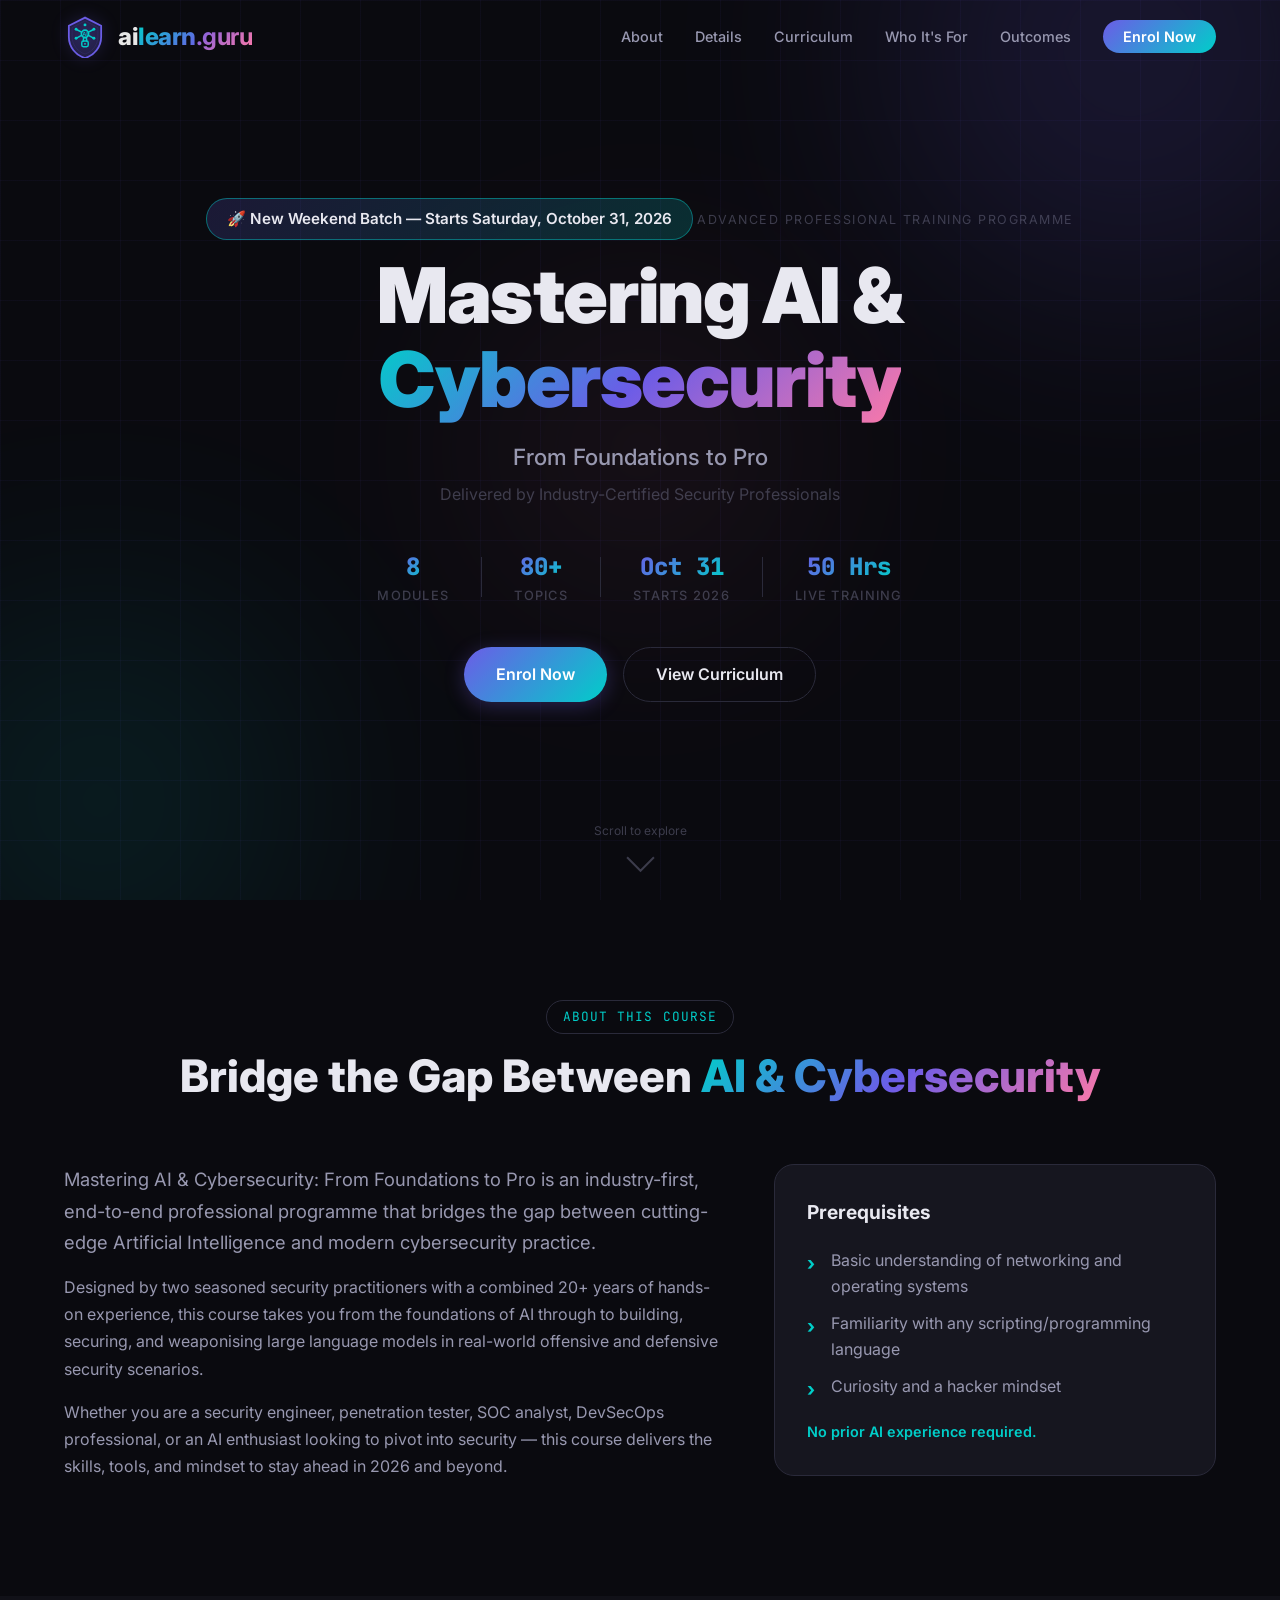
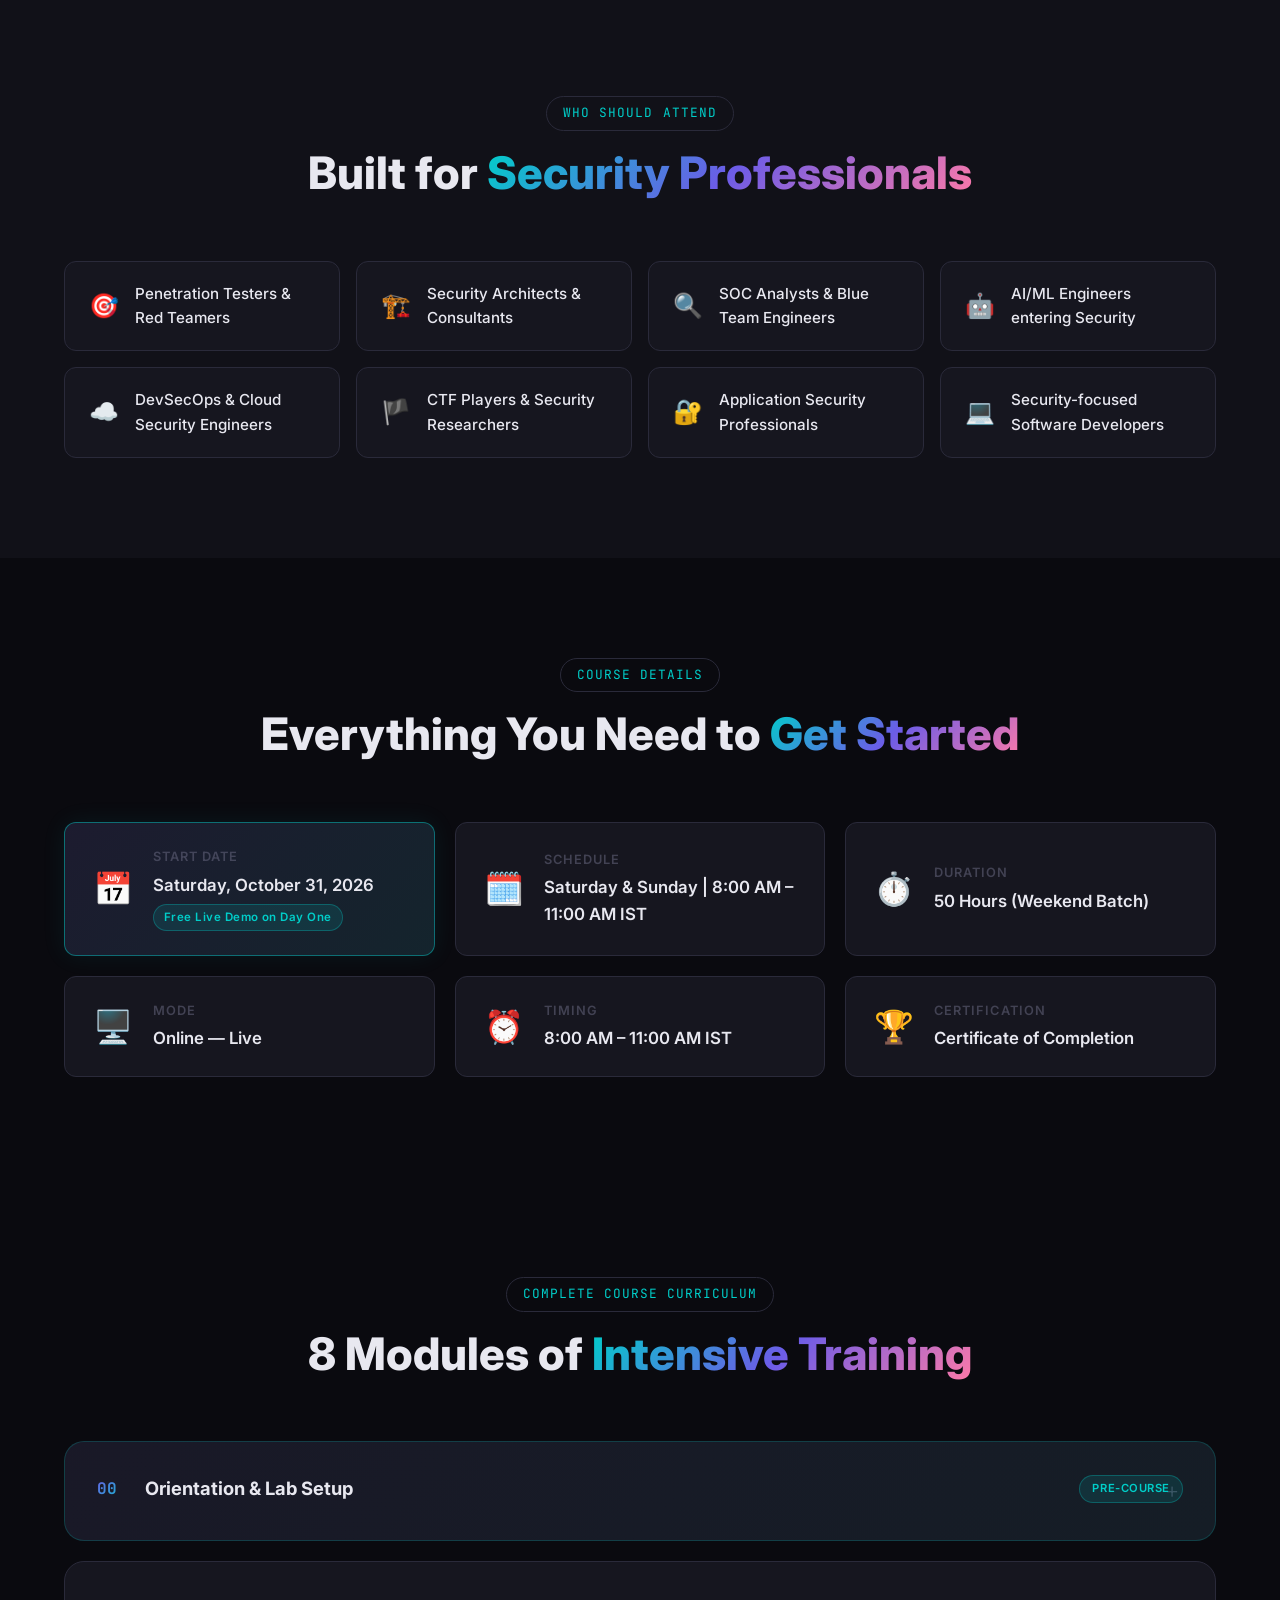
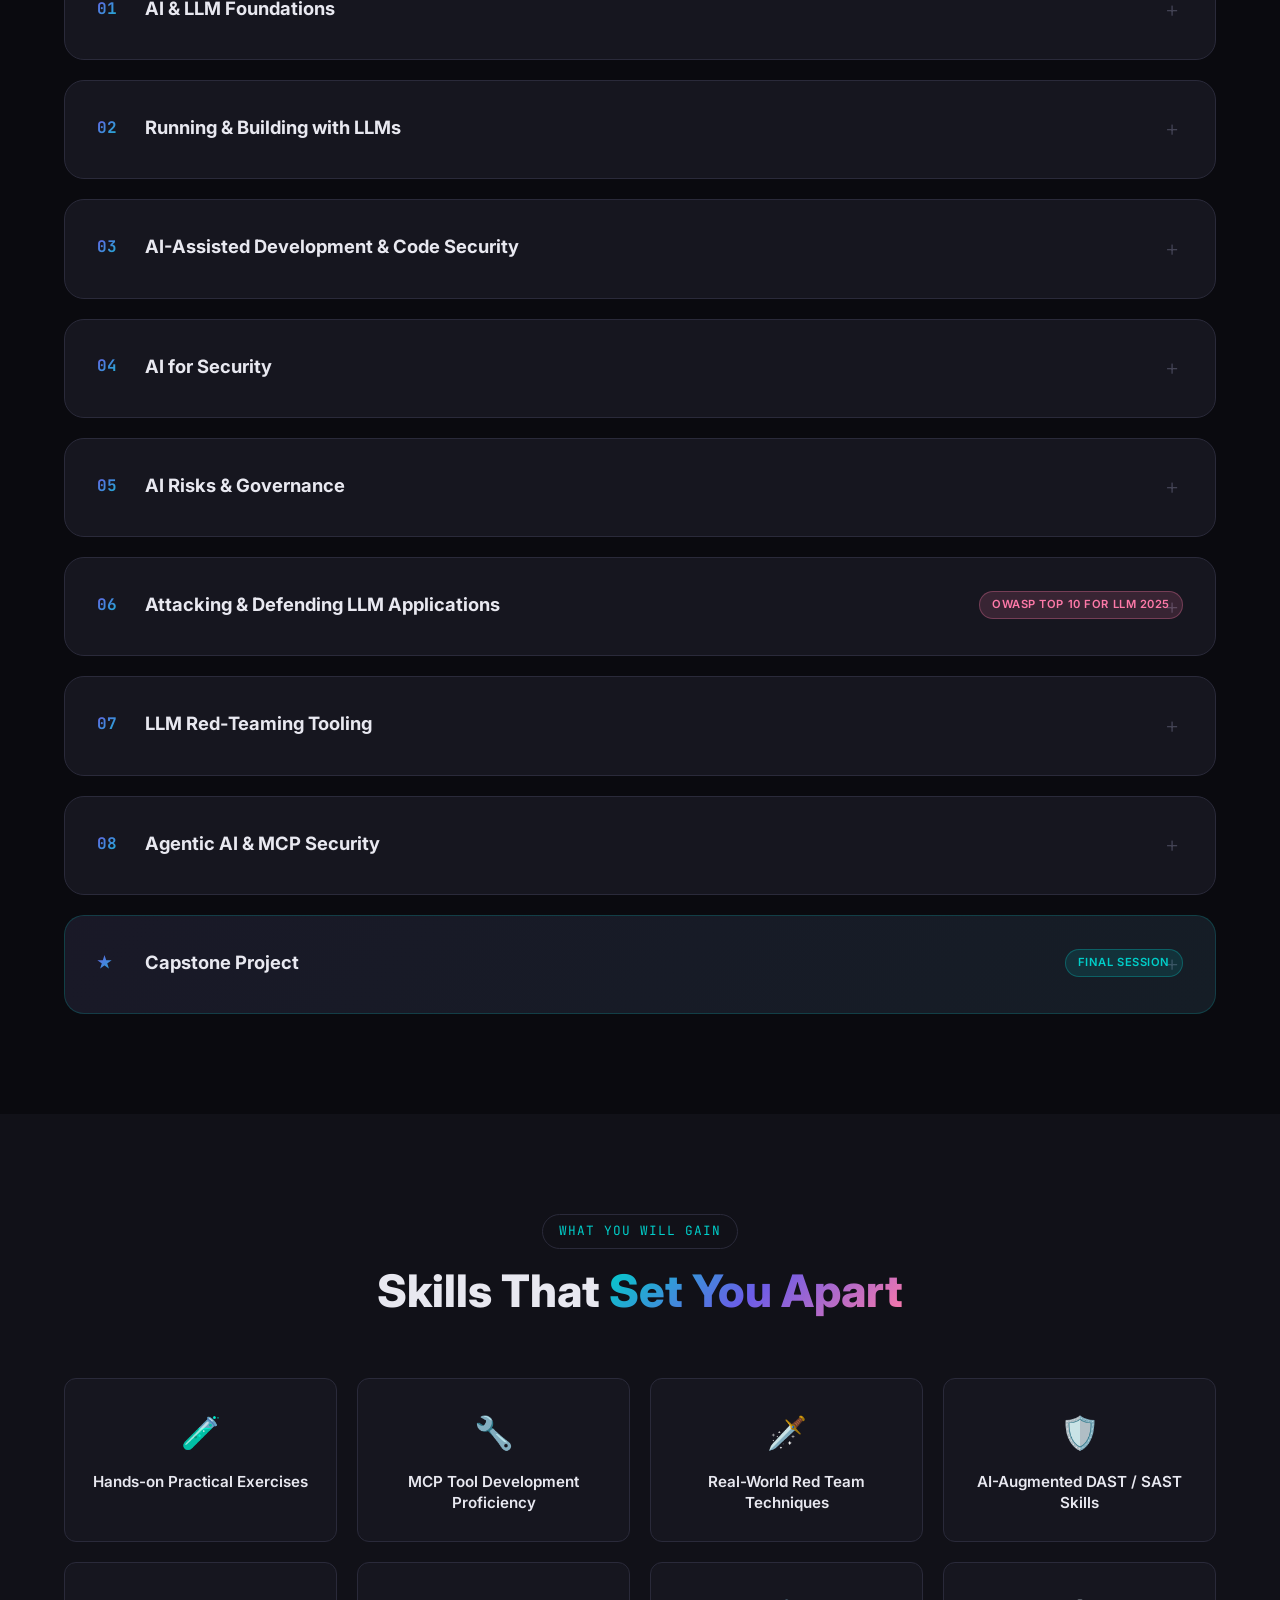
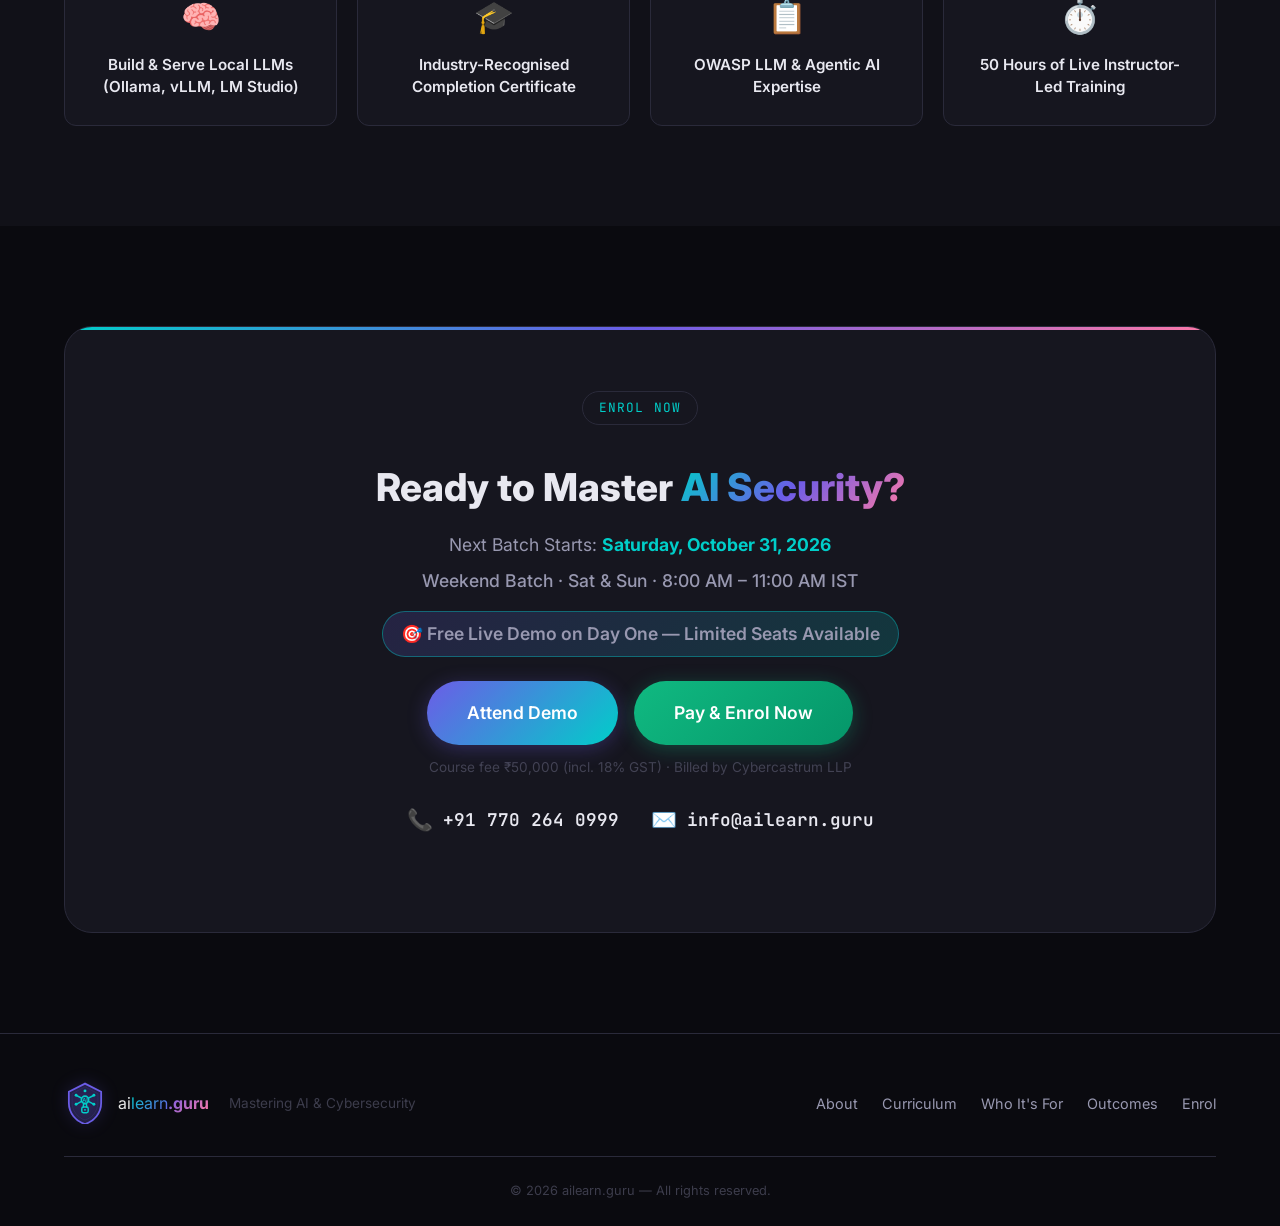
<file: index.html>
<!DOCTYPE html>
<html lang="en">
<head>
    <meta charset="UTF-8">
    <meta name="viewport" content="width=device-width, initial-scale=1.0">
    <title>Mastering AI & Cybersecurity: From Foundations to Pro | ailearn.guru</title>
    <meta name="description" content="Mastering AI & Cybersecurity — From Foundations to Pro. 8 Modules, 80+ Topics, 50 Hours Live Training. New Weekend Batch starts Saturday, October 31, 2026 — Sat & Sun, 8–11 AM IST.">
    <link rel="preconnect" href="https://fonts.googleapis.com">
    <link rel="preconnect" href="https://fonts.gstatic.com" crossorigin>
    <link href="https://fonts.googleapis.com/css2?family=Inter:wght@300;400;500;600;700;800;900&family=JetBrains+Mono:wght@400;500;600&display=swap" rel="stylesheet">
    <link rel="stylesheet" href="style.css">
    <link rel="icon" type="image/svg+xml" href="logo.svg">
</head>
<body>
    <!-- Navigation -->
    <nav class="navbar" id="navbar">
        <div class="container nav-container">
            <a href="#" class="logo">
                <img src="logo.svg" alt="ailearn.guru" class="logo-emblem">
                <span class="logo-text">ai<span class="logo-highlight">learn</span><span class="logo-dot">.guru</span></span>
            </a>
            <ul class="nav-links" id="navLinks">
                <li><a href="#about">About</a></li>
                <li><a href="#details">Details</a></li>
                <li><a href="#curriculum">Curriculum</a></li>
                <li><a href="#audience">Who It's For</a></li>
                <li><a href="#outcomes">Outcomes</a></li>
                <li><a href="#enrol" class="nav-cta">Enrol Now</a></li>
            </ul>
            <button class="mobile-toggle" id="mobileToggle" aria-label="Toggle menu">
                <span></span><span></span><span></span>
            </button>
        </div>
    </nav>

    <!-- Hero Section -->
    <header class="hero">
        <div class="hero-bg">
            <div class="grid-overlay"></div>
            <div class="glow glow-1"></div>
            <div class="glow glow-2"></div>
            <div class="glow glow-3"></div>
        </div>
        <div class="container hero-content">
            <div class="hero-badge batch-announce">🚀 New Weekend Batch — Starts Saturday, October 31, 2026</div>
            <div class="hero-subbadge">Advanced Professional Training Programme</div>
            <h1>Mastering AI &<br><span class="gradient-text">Cybersecurity</span></h1>
            <p class="hero-subtitle">From Foundations to Pro</p>
            <p class="hero-desc">Delivered by Industry-Certified Security Professionals</p>
            <div class="hero-stats">
                <div class="stat">
                    <span class="stat-number">8</span>
                    <span class="stat-label">Modules</span>
                </div>
                <div class="stat-divider"></div>
                <div class="stat">
                    <span class="stat-number">80+</span>
                    <span class="stat-label">Topics</span>
                </div>
                <div class="stat-divider"></div>
                <div class="stat">
                    <span class="stat-number">Oct 31</span>
                    <span class="stat-label">Starts 2026</span>
                </div>
                <div class="stat-divider"></div>
                <div class="stat">
                    <span class="stat-number">50 Hrs</span>
                    <span class="stat-label">Live Training</span>
                </div>
            </div>
            <div class="hero-actions">
                <a href="#enrol" class="btn btn-primary">Enrol Now</a>
                <a href="#curriculum" class="btn btn-outline">View Curriculum</a>
            </div>
        </div>
        <div class="scroll-indicator">
            <span>Scroll to explore</span>
            <div class="scroll-arrow"></div>
        </div>
    </header>

    <!-- About Section -->
    <section class="section about" id="about">
        <div class="container">
            <div class="section-header">
                <span class="section-tag">About This Course</span>
                <h2>Bridge the Gap Between <span class="gradient-text">AI & Cybersecurity</span></h2>
            </div>
            <div class="about-content">
                <div class="about-text">
                    <p class="about-lead">Mastering AI & Cybersecurity: From Foundations to Pro is an industry-first, end-to-end professional programme that bridges the gap between cutting-edge Artificial Intelligence and modern cybersecurity practice.</p>
                    <p>Designed by two seasoned security practitioners with a combined 20+ years of hands-on experience, this course takes you from the foundations of AI through to building, securing, and weaponising large language models in real-world offensive and defensive security scenarios.</p>
                    <p>Whether you are a security engineer, penetration tester, SOC analyst, DevSecOps professional, or an AI enthusiast looking to pivot into security — this course delivers the skills, tools, and mindset to stay ahead in 2026 and beyond.</p>
                </div>
                <div class="about-prereqs">
                    <h3>Prerequisites</h3>
                    <ul class="prereq-list">
                        <li>Basic understanding of networking and operating systems</li>
                        <li>Familiarity with any scripting/programming language</li>
                        <li>Curiosity and a hacker mindset</li>
                    </ul>
                    <p class="prereq-note">No prior AI experience required.</p>
                </div>
            </div>
        </div>
    </section>

    <!-- Audience Section -->
    <section class="section audience" id="audience">
        <div class="container">
            <div class="section-header">
                <span class="section-tag">Who Should Attend</span>
                <h2>Built for <span class="gradient-text">Security Professionals</span></h2>
            </div>
            <div class="audience-grid">
                <div class="audience-card">
                    <div class="audience-icon">🎯</div>
                    <span>Penetration Testers & Red Teamers</span>
                </div>
                <div class="audience-card">
                    <div class="audience-icon">🏗️</div>
                    <span>Security Architects & Consultants</span>
                </div>
                <div class="audience-card">
                    <div class="audience-icon">🔍</div>
                    <span>SOC Analysts & Blue Team Engineers</span>
                </div>
                <div class="audience-card">
                    <div class="audience-icon">🤖</div>
                    <span>AI/ML Engineers entering Security</span>
                </div>
                <div class="audience-card">
                    <div class="audience-icon">☁️</div>
                    <span>DevSecOps & Cloud Security Engineers</span>
                </div>
                <div class="audience-card">
                    <div class="audience-icon">🏴</div>
                    <span>CTF Players & Security Researchers</span>
                </div>
                <div class="audience-card">
                    <div class="audience-icon">🔐</div>
                    <span>Application Security Professionals</span>
                </div>
                <div class="audience-card">
                    <div class="audience-icon">💻</div>
                    <span>Security-focused Software Developers</span>
                </div>
            </div>
        </div>
    </section>

    <!-- Course Details Section -->
    <section class="section course-details" id="details">
        <div class="container">
            <div class="section-header">
                <span class="section-tag">Course Details</span>
                <h2>Everything You Need to <span class="gradient-text">Get Started</span></h2>
            </div>
            <div class="details-grid">
                <div class="detail-card detail-card-highlight">
                    <div class="detail-icon">📅</div>
                    <div class="detail-info">
                        <h4>Start Date</h4>
                        <p>Saturday, October 31, 2026</p>
                        <span class="detail-tag">Free Live Demo on Day One</span>
                    </div>
                </div>
                <div class="detail-card">
                    <div class="detail-icon">🗓️</div>
                    <div class="detail-info">
                        <h4>Schedule</h4>
                        <p>Saturday &amp; Sunday | 8:00 AM – 11:00 AM IST</p>
                    </div>
                </div>
                <div class="detail-card">
                    <div class="detail-icon">⏱️</div>
                    <div class="detail-info">
                        <h4>Duration</h4>
                        <p>50 Hours (Weekend Batch)</p>
                    </div>
                </div>
                <div class="detail-card">
                    <div class="detail-icon">🖥️</div>
                    <div class="detail-info">
                        <h4>Mode</h4>
                        <p>Online — Live</p>
                    </div>
                </div>
                <div class="detail-card">
                    <div class="detail-icon">⏰</div>
                    <div class="detail-info">
                        <h4>Timing</h4>
                        <p>8:00 AM – 11:00 AM IST</p>
                    </div>
                </div>
                <div class="detail-card">
                    <div class="detail-icon">🏆</div>
                    <div class="detail-info">
                        <h4>Certification</h4>
                        <p>Certificate of Completion</p>
                    </div>
                </div>
            </div>
        </div>
    </section>

    <!-- Curriculum Section -->
    <section class="section curriculum" id="curriculum">
        <div class="container">
            <div class="section-header">
                <span class="section-tag">Complete Course Curriculum</span>
                <h2>8 Modules of <span class="gradient-text">Intensive Training</span></h2>
            </div>

            <div class="modules-grid">
                <!-- Orientation -->
                <div class="module-card module-card-aside" data-module="00">
                    <div class="module-header">
                        <span class="module-number">00</span>
                        <h3>Orientation &amp; Lab Setup</h3>
                        <span class="module-badge module-badge-aside">Pre-Course</span>
                    </div>
                    <ul class="module-topics">
                        <li>Install and verify course software; connect to the course lab</li>
                        <li>Set up Google Colab, Hugging Face, and GitHub accounts</li>
                    </ul>
                </div>

                <!-- Module 01 -->
                <div class="module-card" data-module="01">
                    <div class="module-header">
                        <span class="module-number">01</span>
                        <h3>AI &amp; LLM Foundations</h3>
                    </div>
                    <ul class="module-topics">
                        <li>AI landscape: ML (supervised / unsupervised), neural networks, deep learning, generative &amp; agentic AI</li>
                        <li>Model infrastructure: CPU vs GPU, VRAM, parameters, quantisation; where to run (laptop, Colab, HF Spaces, Vast.ai) and cost traps</li>
                        <li><span class="topic-handson">Hands-on</span>Run your first model with Ollama</li>
                        <li>ML for security: decision trees &amp; Random Forest; intrusion detection on CIC-IDS2017</li>
                        <li>Metrics: confusion matrix, precision/recall, false positives; small neural network for packet classification; when ML beats an LLM</li>
                        <li><span class="topic-handson">Hands-on</span>IDS notebook</li>
                        <li>LLM internals: tokens &amp; tokenisation (BPE, WordPiece), embeddings, attention, next-token prediction</li>
                        <li>Sampling (temperature, top-k, top-p); context window and overflow strategies</li>
                        <li>Training lifecycle: dataset curation, pre-training, fine-tuning, RLHF</li>
                        <li>Current LLM/SLM families; choosing a model for your hardware</li>
                        <li><span class="topic-handson">Hands-on</span>Tokeniser, embedding visualiser &amp; sampling experiments in LM Studio</li>
                    </ul>
                </div>

                <!-- Module 02 -->
                <div class="module-card" data-module="02">
                    <div class="module-header">
                        <span class="module-number">02</span>
                        <h3>Running &amp; Building with LLMs</h3>
                    </div>
                    <ul class="module-topics">
                        <li>Serving locally: Ollama in depth (CLI, Modelfile, system prompts, custom models, publishing), LM Studio, llama.cpp</li>
                        <li>Model formats: GGUF, GPTQ, AWQ — what to download for which hardware</li>
                        <li><span class="topic-handson">Hands-on</span>Build the "AppSec Guru" custom model</li>
                        <li>LLM APIs: REST generate / chat, OpenAI-compatible APIs, vLLM, Python clients</li>
                        <li>Front-ends: Streamlit, Open WebUI; exposing a model safely</li>
                        <li><span class="topic-handson">Hands-on</span>Streamlit chat app on top of AppSec Guru</li>
                        <li>Prompt engineering: anatomy (persona, task, context, format, tone, constraints); zero / one / few-shot; chain-of-thought; tree-of-thought; system vs user prompts</li>
                        <li><span class="topic-handson">Hands-on</span>Write, compare &amp; refine prompts for security tasks with a local model</li>
                    </ul>
                </div>

                <!-- Module 03 -->
                <div class="module-card" data-module="03">
                    <div class="module-header">
                        <span class="module-number">03</span>
                        <h3>AI-Assisted Development &amp; Code Security</h3>
                    </div>
                    <ul class="module-topics">
                        <li>AI coding assistants: Cursor, GitHub Copilot, Continue with local models, Claude Code</li>
                        <li>Building full applications with AI; secure prompts for code generation; shift-left; human-in-the-loop</li>
                        <li><span class="topic-handson">Hands-on</span>Generate a banking app with AI</li>
                        <li>Auditing AI-generated code: hard-coded secrets, XSS, SQL injection, root containers, vulnerable images &amp; dependencies</li>
                        <li>Trivy, Semgrep &amp; Gitleaks with LLM triage; local vs cloud models for code review; agent Skills (Skills.md) for repeatable scans</li>
                        <li><span class="topic-handson">Hands-on</span>Build &amp; Break — find and fix the flaws in the generated app</li>
                        <li>AI in CI/CD: a GitHub Actions pipeline with AI-assisted security gates</li>
                        <li>Reducing false positives; reporting; enterprise options</li>
                        <li><span class="topic-handson">Hands-on</span>Skills-based scanner and a CI pipeline that fails on findings</li>
                    </ul>
                </div>

                <!-- Module 04 -->
                <div class="module-card" data-module="04">
                    <div class="module-header">
                        <span class="module-number">04</span>
                        <h3>AI for Security</h3>
                    </div>
                    <ul class="module-topics">
                        <li>Threat modelling: STRIDE with AI; architecture diagrams as code (Mermaid); generating security requirements</li>
                        <li>Threat-modelling AI systems with MITRE ATLAS; where AI fits in the secure SDLC</li>
                        <li><span class="topic-handson">Hands-on</span>Threat model a web application and an LLM application</li>
                        <li>DAST with AI: test plans mapped to OWASP / CWE; agentic DAST (Strix, Claude Code); custom scripts &amp; skills; Burp + LLM; rules of engagement</li>
                        <li><span class="topic-handson">Hands-on</span>AI-driven DAST against a vulnerable banking application</li>
                        <li>Mobile application analysis with JADX / MobSF and an LLM</li>
                        <li><span class="topic-handson">Hands-on</span>Analyse an APK with a local model</li>
                    </ul>
                </div>

                <!-- Module 05 -->
                <div class="module-card" data-module="05">
                    <div class="module-header">
                        <span class="module-number">05</span>
                        <h3>AI Risks &amp; Governance</h3>
                    </div>
                    <ul class="module-topics">
                        <li>Deepfakes: how they are made, detected, and used in fraud (ethics first)</li>
                        <li>Shadow AI: risks, detection, and controls</li>
                        <li><span class="topic-handson">Hands-on</span>Detect manipulated media; map Shadow AI in a sample organisation</li>
                        <li>Model provenance; malicious model weights (pickle); safetensors; model scanning; AI-SBOM</li>
                        <li>Regulation &amp; frameworks: EU AI Act, NIST AI RMF, ISO/IEC 42001</li>
                        <li><span class="topic-handson">Hands-on</span>Scan and verify a downloaded model; build an AI-BOM</li>
                    </ul>
                </div>

                <!-- Module 06 -->
                <div class="module-card" data-module="06">
                    <div class="module-header">
                        <span class="module-number">06</span>
                        <h3>Attacking &amp; Defending LLM Applications</h3>
                        <span class="module-badge">OWASP Top 10 for LLM 2025</span>
                    </div>
                    <ul class="module-topics">
                        <li>Prompt injection, jailbreaks &amp; system-prompt leakage (LLM01, LLM07): direct injection, DAN, many-shot, adversarial suffixes</li>
                        <li>Injection vs jailbreak vs leakage — same payload, different target</li>
                        <li>Defences: input validation, intent classification, prompt hardening</li>
                        <li><span class="topic-handson">Hands-on</span>Guessing-game levels and the SecureBank chatbot</li>
                        <li>Indirect injection &amp; improper output handling (LLM01, LLM05, LLM06): hidden payloads in documents, URLs &amp; retrieved content</li>
                        <li>XSS, SQL, command &amp; Markdown injection through model output; excessive agency</li>
                        <li><span class="topic-handson">Hands-on</span>Poisoned résumé attack on an HR portal; output-handling labs</li>
                        <li>Data leakage &amp; guardrails (LLM02, LLM09): Microsoft Presidio, NeMo Guardrails rails, LlamaGuard</li>
                        <li>Bias, fairness, misinformation, overreliance &amp; hallucination</li>
                        <li><span class="topic-handson">Hands-on</span>Add guardrails to the SecureBank chatbot</li>
                        <li>Model-level risks (LLM03, LLM04, LLM08, LLM10): unbounded consumption (Model DoS), rate limiting, model theft &amp; extraction</li>
                        <li>Data and model poisoning; vector &amp; embedding weaknesses</li>
                        <li>OWASP Top 10 for LLM 2025 — complete walkthrough and mapping exercise</li>
                        <li><span class="topic-handson">Hands-on</span>Rate-limit gateway; extraction and poisoning demonstrations</li>
                    </ul>
                </div>

                <!-- Module 07 -->
                <div class="module-card" data-module="07">
                    <div class="module-header">
                        <span class="module-number">07</span>
                        <h3>LLM Red-Teaming Tooling</h3>
                    </div>
                    <ul class="module-topics">
                        <li>NVIDIA Garak: probes, detectors, reports &amp; risk levels; Prompt Security Fuzzer</li>
                        <li>Testing a local model and reading the results</li>
                        <li><span class="topic-handson">Hands-on</span>Scan a local model with both tools</li>
                        <li>Promptfoo red-team: plugins, strategies &amp; reports</li>
                        <li>Testing black-box AI apps: capturing the API with Burp; writing REST configurations; reporting; red-team checks in CI</li>
                        <li><span class="topic-handson">Hands-on</span>Red-team SecureBank and write a short report</li>
                    </ul>
                </div>

                <!-- Module 08 -->
                <div class="module-card" data-module="08">
                    <div class="module-header">
                        <span class="module-number">08</span>
                        <h3>Agentic AI &amp; MCP Security</h3>
                    </div>
                    <ul class="module-topics">
                        <li>Agent architecture: model, orchestrator, tools, memory; frameworks (n8n, CrewAI, LangGraph)</li>
                        <li>OWASP Top 10 for Agentic Applications: goal hijacking, tool misuse, excessive agency, insecure plugin / tool design</li>
                        <li><span class="topic-handson">Hands-on</span>Build and connect a banking agent</li>
                        <li>Attacking agents: memory &amp; context poisoning; insecure inter-agent communication; rogue agents and kill-switch design</li>
                        <li><span class="topic-handson">Hands-on</span>Pentest the banking agent; add a kill switch and tool restrictions</li>
                        <li>MCP: architecture &amp; design patterns; building custom MCP tools; MCP in AppSec workflows</li>
                        <li>Tool poisoning, context injection, secret exposure, scope creep, weak authentication / authorisation, shadow MCP servers</li>
                        <li>Data masking &amp; DLP; AI Security Posture Management (AI-SPM); securing agentic workflows end-to-end</li>
                        <li><span class="topic-handson">Hands-on</span>Build an MCP server, attack it, then harden it</li>
                    </ul>
                </div>

                <!-- Capstone -->
                <div class="module-card module-card-aside" data-module="C">
                    <div class="module-header">
                        <span class="module-number">★</span>
                        <h3>Capstone Project</h3>
                        <span class="module-badge module-badge-aside">Final Session</span>
                    </div>
                    <ul class="module-topics">
                        <li>Teams threat-model, red-team, and harden an AI application end-to-end</li>
                        <li>Present findings and fixes to the cohort</li>
                    </ul>
                </div>
            </div>
        </div>
    </section>

    <!-- Outcomes Section -->
    <section class="section outcomes" id="outcomes">
        <div class="container">
            <div class="section-header">
                <span class="section-tag">What You Will Gain</span>
                <h2>Skills That <span class="gradient-text">Set You Apart</span></h2>
            </div>
            <div class="outcomes-grid">
                <div class="outcome-card">
                    <div class="outcome-icon">🧪</div>
                    <h4>Hands-on Practical Exercises</h4>
                </div>
                <div class="outcome-card">
                    <div class="outcome-icon">🔧</div>
                    <h4>MCP Tool Development Proficiency</h4>
                </div>
                <div class="outcome-card">
                    <div class="outcome-icon">🗡️</div>
                    <h4>Real-World Red Team Techniques</h4>
                </div>
                <div class="outcome-card">
                    <div class="outcome-icon">🛡️</div>
                    <h4>AI-Augmented DAST / SAST Skills</h4>
                </div>
                <div class="outcome-card">
                    <div class="outcome-icon">🧠</div>
                    <h4>Build &amp; Serve Local LLMs (Ollama, vLLM, LM Studio)</h4>
                </div>
                <div class="outcome-card">
                    <div class="outcome-icon">🎓</div>
                    <h4>Industry-Recognised Completion Certificate</h4>
                </div>
                <div class="outcome-card">
                    <div class="outcome-icon">📋</div>
                    <h4>OWASP LLM & Agentic AI Expertise</h4>
                </div>
                <div class="outcome-card">
                    <div class="outcome-icon">⏱️</div>
                    <h4>50 Hours of Live Instructor-Led Training</h4>
                </div>
            </div>
        </div>
    </section>

    <!-- Enrol Section -->
    <section class="section enrol" id="enrol">
        <div class="container">
            <div class="enrol-card">
                <div class="enrol-content">
                    <span class="section-tag">Enrol Now</span>
                    <h2>Ready to Master <span class="gradient-text">AI Security?</span></h2>
                    <p class="enrol-batch">Next Batch Starts: <strong>Saturday, October 31, 2026</strong></p>
                    <p class="enrol-schedule">Weekend Batch · Sat &amp; Sun · 8:00 AM – 11:00 AM IST</p>
                    <p class="enrol-demo">🎯 Free Live Demo on Day One — Limited Seats Available</p>
                    <div class="enrol-actions">
                        <a href="register.html" class="btn btn-primary btn-large">Attend Demo</a>
                        <a href="https://rzp.io/rzp/ailearnnovc3" class="btn btn-pay btn-large" target="_blank" rel="noopener">Pay &amp; Enrol Now</a>
                    </div>
                    <p class="enrol-fee">Course fee ₹50,000 (incl. 18% GST) · Billed by Cybercastrum LLP</p>
                    <div class="contact-methods">
                        <a href="tel:+917702640999" class="contact-item">
                            <span class="contact-icon">📞</span>
                            <span>+91 770 264 0999</span>
                        </a>
                        <a href="mailto:info@ailearn.guru" class="contact-item">
                            <span class="contact-icon">✉️</span>
                            <span>info@ailearn.guru</span>
                        </a>
                    </div>
                </div>
            </div>
        </div>
    </section>

    <!-- Footer -->
    <footer class="footer">
        <div class="container">
            <div class="footer-content">
                <div class="footer-brand">
                    <img src="logo.svg" alt="ailearn.guru" class="logo-emblem">
                    <span class="logo-text">ai<span class="logo-highlight">learn</span><span class="logo-dot">.guru</span></span>
                    <p>Mastering AI & Cybersecurity</p>
                </div>
                <div class="footer-links">
                    <a href="#about">About</a>
                    <a href="#curriculum">Curriculum</a>
                    <a href="#audience">Who It's For</a>
                    <a href="#outcomes">Outcomes</a>
                    <a href="#enrol">Enrol</a>
                </div>
            </div>
            <div class="footer-bottom">
                <p>&copy; 2026 ailearn.guru — All rights reserved.</p>
            </div>
        </div>
    </footer>

    <script src="script.js"></script>
</body>
</html>
</file>
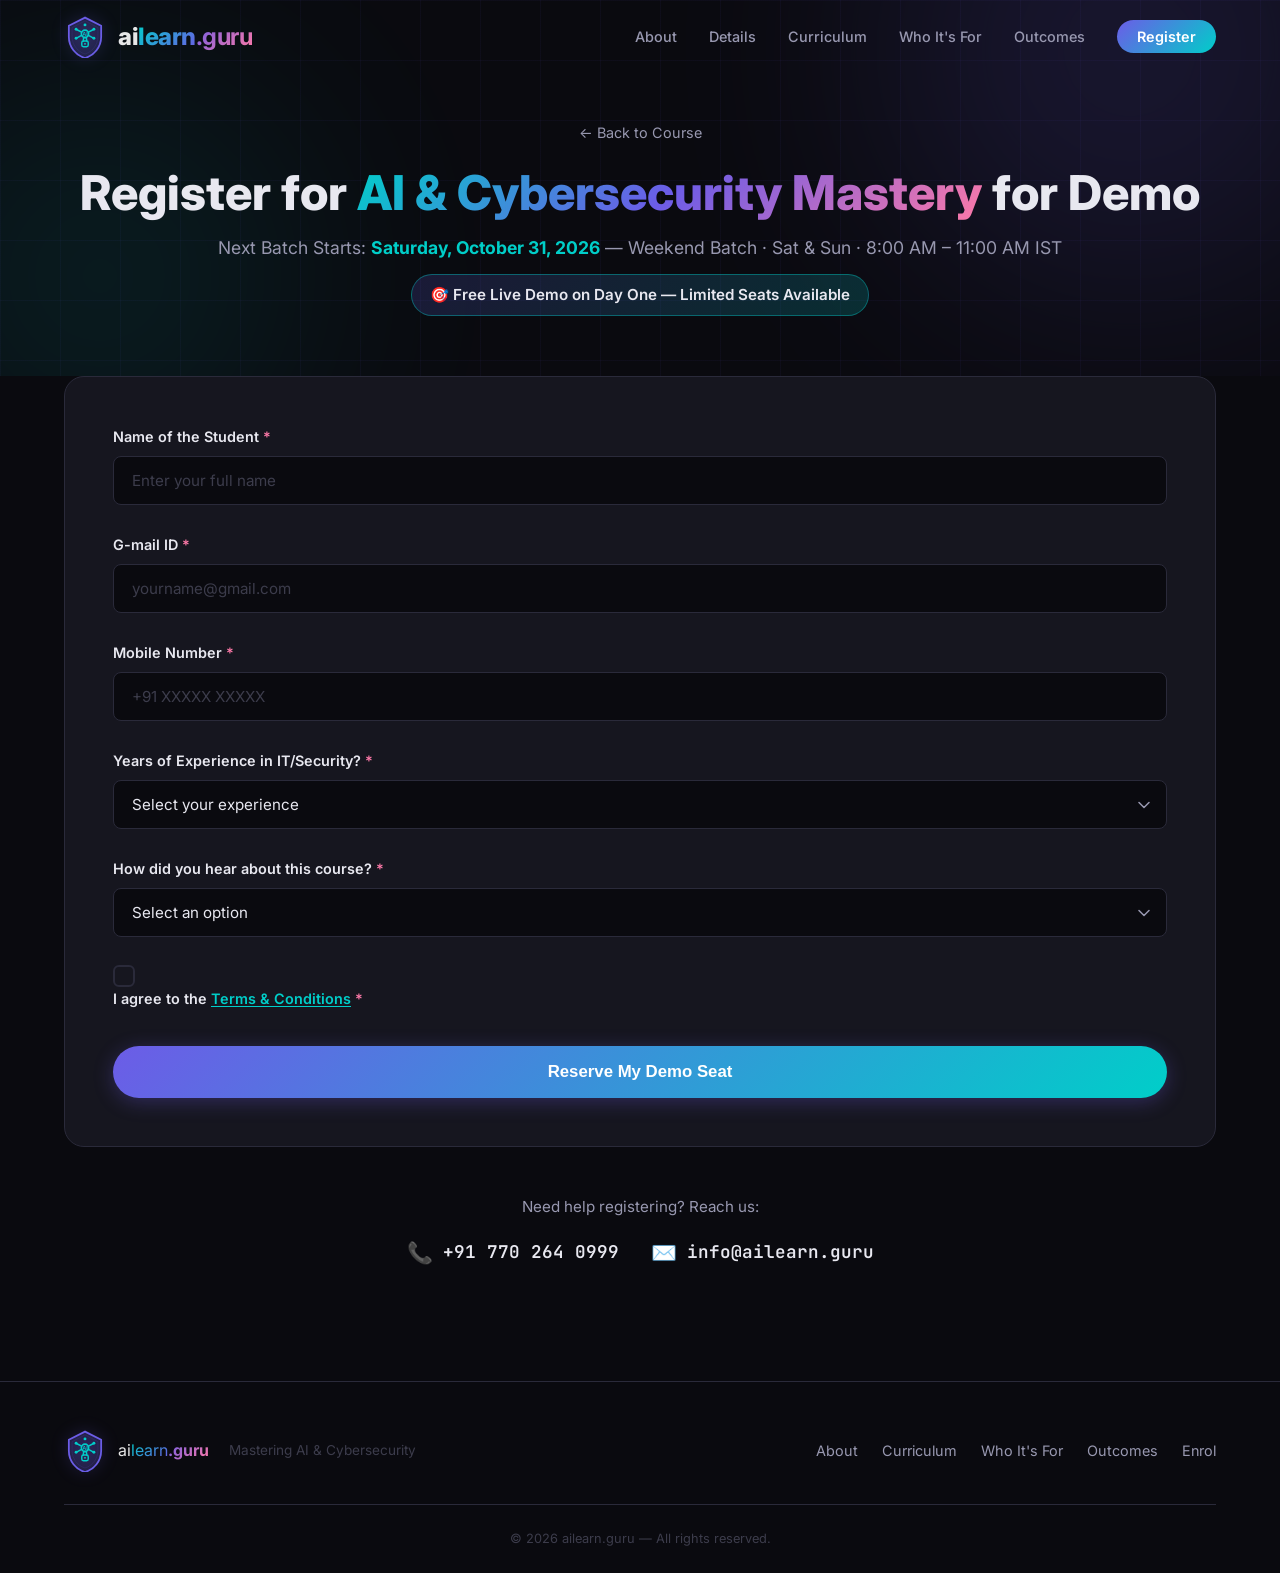
<file: register.html>
<!DOCTYPE html>
<html lang="en">
<head>
    <meta charset="UTF-8">
    <meta name="viewport" content="width=device-width, initial-scale=1.0">
    <title>Register for Demo | Mastering AI & Cybersecurity | ailearn.guru</title>
    <meta name="description" content="Register for Mastering AI & Cybersecurity training. New Weekend Batch starts Saturday, October 31, 2026 — Sat & Sun, 8–11 AM IST. Free Live Demo on Day One.">
    <link rel="preconnect" href="https://fonts.googleapis.com">
    <link rel="preconnect" href="https://fonts.gstatic.com" crossorigin>
    <link href="https://fonts.googleapis.com/css2?family=Inter:wght@300;400;500;600;700;800;900&family=JetBrains+Mono:wght@400;500;600&display=swap" rel="stylesheet">
    <link rel="stylesheet" href="style.css">
    <link rel="icon" type="image/svg+xml" href="logo.svg">
</head>
<body>
    <!-- Navigation -->
    <nav class="navbar scrolled" id="navbar">
        <div class="container nav-container">
            <a href="index.html" class="logo">
                <img src="logo.svg" alt="ailearn.guru" class="logo-emblem">
                <span class="logo-text">ai<span class="logo-highlight">learn</span><span class="logo-dot">.guru</span></span>
            </a>
            <ul class="nav-links" id="navLinks">
                <li><a href="index.html#about">About</a></li>
                <li><a href="index.html#details">Details</a></li>
                <li><a href="index.html#curriculum">Curriculum</a></li>
                <li><a href="index.html#audience">Who It's For</a></li>
                <li><a href="index.html#outcomes">Outcomes</a></li>
                <li><a href="#register-form" class="nav-cta">Register</a></li>
            </ul>
            <button class="mobile-toggle" id="mobileToggle" aria-label="Toggle menu">
                <span></span><span></span><span></span>
            </button>
        </div>
    </nav>

    <!-- Register Header -->
    <section class="register-hero">
        <div class="hero-bg">
            <div class="grid-overlay"></div>
            <div class="glow glow-1"></div>
            <div class="glow glow-2"></div>
        </div>
        <div class="container register-header-content">
            <a href="index.html" class="back-link">&larr; Back to Course</a>
            <h1>Register for <span class="gradient-text">AI & Cybersecurity Mastery</span> for Demo</h1>
            <p class="register-subtitle">Next Batch Starts: <strong>Saturday, October 31, 2026</strong> &mdash; Weekend Batch · Sat &amp; Sun · 8:00 AM – 11:00 AM IST</p>
            <p class="register-demo">🎯 Free Live Demo on Day One &mdash; Limited Seats Available</p>
        </div>
    </section>

    <!-- Hidden iframe for form submission -->
    <iframe name="hidden_iframe" id="hiddenIframe" style="display:none;"></iframe>

    <!-- Form Section -->
    <section class="register-form-section" id="register-form">
        <div class="container">
            <div class="form-wrapper">
                <form id="registrationForm" class="custom-form"
                      action="https://docs.google.com/forms/d/e/1FAIpQLSevkVYMDVvRA7Wp5dpV1JGoyoRjPzLPxYaEgPsKETU49t8opw/formResponse"
                      method="POST" target="hidden_iframe" novalidate>

                    <div class="form-group">
                        <label for="studentName">Name of the Student <span class="required">*</span></label>
                        <input type="text" id="studentName" name="entry.554657075" required placeholder="Enter your full name" autocomplete="name">
                        <span class="field-error">Please enter your name</span>
                    </div>
                    <div class="form-group">
                        <label for="email">G-mail ID <span class="required">*</span></label>
                        <input type="email" id="email" name="entry.1460530204" required placeholder="yourname@gmail.com" autocomplete="email">
                        <span class="field-error">Please enter a valid email address</span>
                    </div>
                    <div class="form-group">
                        <label for="mobile">Mobile Number <span class="required">*</span></label>
                        <input type="tel" id="mobile" name="entry.283671736" required placeholder="+91 XXXXX XXXXX" autocomplete="tel">
                        <span class="field-error">Please enter your mobile number</span>
                    </div>
                    <div class="form-group">
                        <label for="experience">Years of Experience in IT/Security? <span class="required">*</span></label>
                        <select id="experience" name="entry.100367529" required>
                            <option value="" disabled selected>Select your experience</option>
                            <option value="0-1 years">0-1 years</option>
                            <option value="1-3 years">1-3 years</option>
                            <option value="3-5 years">3-5 years</option>
                            <option value="5-10 years">5-10 years</option>
                            <option value="10+ years">10+ years</option>
                        </select>
                        <span class="field-error">Please select your experience level</span>
                    </div>
                    <div class="form-group">
                        <label for="source">How did you hear about this course? <span class="required">*</span></label>
                        <select id="source" name="entry.209048306" required>
                            <option value="" disabled selected>Select an option</option>
                            <option value="WhatsApp">WhatsApp</option>
                            <option value="Linkedin">LinkedIn</option>
                            <option value="Friend">Friend</option>
                            <option value="Social Media">Social Media</option>
                            <option value="__other_option__">Other</option>
                        </select>
                        <span class="field-error">Please select an option</span>
                    </div>
                    <div class="form-group" id="otherSourceGroup" style="display: none;">
                        <label for="otherSource">Please specify <span class="required">*</span></label>
                        <input type="text" id="otherSource" name="entry.209048306.other_option_response" placeholder="How did you find us?">
                        <span class="field-error">Please specify how you heard about us</span>
                    </div>

                    <!-- Hidden input for checkbox value sent to Google Forms -->
                    <input type="hidden" id="termsHidden" name="entry.1216055466" value="I Agree">

                    <div class="form-group form-group-checkbox">
                        <label class="checkbox-label">
                            <input type="checkbox" id="terms" required>
                            <span class="checkbox-custom"></span>
                            <span>I agree to the <a href="#" id="openTerms" class="terms-link">Terms & Conditions</a> <span class="required">*</span></span>
                        </label>
                        <span class="field-error">You must agree to the Terms & Conditions</span>
                    </div>

                    <button type="submit" class="btn btn-primary btn-large form-submit-btn" id="submitBtn">
                        <span class="btn-text">Reserve My Demo Seat</span>
                        <span class="btn-loading" style="display: none;">
                            <svg class="spinner" width="20" height="20" viewBox="0 0 20 20">
                                <circle cx="10" cy="10" r="8" stroke="currentColor" stroke-width="2" fill="none" stroke-dasharray="40" stroke-linecap="round"/>
                            </svg>
                            Submitting...
                        </span>
                    </button>
                </form>

                <!-- Success State -->
                <div id="formSuccess" class="form-state form-success" style="display: none;">
                    <div class="state-icon success-icon">
                        <svg width="48" height="48" viewBox="0 0 48 48" fill="none">
                            <circle cx="24" cy="24" r="23" stroke="url(#successGrad)" stroke-width="2"/>
                            <path d="M15 24L21 30L33 18" stroke="url(#successGrad)" stroke-width="2.5" stroke-linecap="round" stroke-linejoin="round"/>
                            <defs><linearGradient id="successGrad" x1="0" y1="0" x2="48" y2="48"><stop stop-color="#00cec9"/><stop offset="1" stop-color="#6c5ce7"/></linearGradient></defs>
                        </svg>
                    </div>
                    <h3>Demo Seat Reserved!</h3>
                    <p>Thank you for registering for the Free Live Demo of <strong>Mastering AI &amp; Cybersecurity</strong>. We'll send joining details to your email a few days before the session. For urgent questions, WhatsApp or call <strong>+91 770 264 0999</strong>.</p>
                    <a href="index.html" class="btn btn-outline">Back to Course</a>
                </div>

                <!-- Error State -->
                <div id="formError" class="form-state form-error" style="display: none;">
                    <div class="state-icon error-icon">
                        <svg width="48" height="48" viewBox="0 0 48 48" fill="none">
                            <circle cx="24" cy="24" r="23" stroke="#fd79a8" stroke-width="2"/>
                            <path d="M24 16V28M24 32V33" stroke="#fd79a8" stroke-width="2.5" stroke-linecap="round"/>
                        </svg>
                    </div>
                    <h3>Something went wrong</h3>
                    <p>Please try again or contact us directly.</p>
                    <button type="button" class="btn btn-outline" id="tryAgainBtn">Try Again</button>
                </div>
            </div>

            <div class="register-contact">
                <p>Need help registering? Reach us:</p>
                <div class="contact-methods">
                    <a href="tel:+917702640999" class="contact-item">
                        <span class="contact-icon">📞</span>
                        <span>+91 770 264 0999</span>
                    </a>
                    <a href="mailto:info@ailearn.guru" class="contact-item">
                        <span class="contact-icon">✉️</span>
                        <span>info@ailearn.guru</span>
                    </a>
                </div>
            </div>
        </div>
    </section>

    <!-- Terms & Conditions Modal -->
    <div class="modal-overlay" id="termsModal">
        <div class="modal">
            <div class="modal-header">
                <h2>Terms & Conditions</h2>
                <button class="modal-close" id="closeTerms" aria-label="Close">&times;</button>
            </div>
            <div class="modal-body">
                <h3>Mastering AI & Cybersecurity: From Foundations to Pro</h3>
                <p><strong>Effective Date:</strong> October 31, 2026</p>

                <h4>1. Course Enrollment</h4>
                <p>By registering for this course, you confirm that the information provided is accurate and complete. Enrollment is subject to seat availability and confirmation by the course team.</p>

                <h4>2. Course Schedule & Delivery</h4>
                <p>The course will be delivered as live online training sessions. The schedule, instructors, and delivery format are subject to change with prior notice. We will make reasonable efforts to notify enrolled participants of any changes.</p>

                <h4>3. Fees & Payment</h4>
                <p>Course fees, if applicable, will be communicated separately upon confirmation of your registration. Payment terms and deadlines will be shared via email or phone.</p>

                <h4>4. Cancellation & Refund</h4>
                <p>All course fees are non-refundable after payment is received. By completing payment, you acknowledge and accept this no-refund policy.</p>

                <h4>5. Intellectual Property</h4>
                <p>All course materials, including presentations, documents, recordings, and resources, are the intellectual property of ailearn.guru. Participants may not copy, distribute, or share course materials without written permission.</p>

                <h4>6. Code of Conduct</h4>
                <p>Participants are expected to maintain professional conduct during all sessions. Any disruptive, abusive, or unethical behavior may result in removal from the course without refund.</p>

                <h4>7. Certification</h4>
                <p>A certificate of completion will be provided upon successfully completing the course requirements. The certificate is issued by ailearn.guru and does not constitute a professional license.</p>

                <h4>8. Privacy</h4>
                <p>Personal information collected during registration will be used solely for course administration and communication. We will not share your data with third parties without your consent, except as required by law.</p>

                <h4>9. Limitation of Liability</h4>
                <p>ailearn.guru provides this course on an "as-is" basis. We are not liable for any indirect, incidental, or consequential damages arising from your participation in the course.</p>

                <h4>10. Contact</h4>
                <p>For questions regarding these terms, contact us at:<br>
                Email: <a href="mailto:info@ailearn.guru">info@ailearn.guru</a><br>
                Phone: +91 770 264 0999</p>

                <div class="full-terms-link">
                    <a href="https://docs.google.com/document/d/1GZWPmNJxt7KROT3m3xKXCX_6lVjoQeho/" target="_blank" rel="noopener noreferrer">Read Full Terms & Conditions &rarr;</a>
                </div>
            </div>
            <div class="modal-footer">
                <button class="btn btn-primary" id="acceptTerms">I Understand</button>
            </div>
        </div>
    </div>

    <!-- Footer -->
    <footer class="footer">
        <div class="container">
            <div class="footer-content">
                <div class="footer-brand">
                    <img src="logo.svg" alt="ailearn.guru" class="logo-emblem">
                    <span class="logo-text">ai<span class="logo-highlight">learn</span><span class="logo-dot">.guru</span></span>
                    <p>Mastering AI & Cybersecurity</p>
                </div>
                <div class="footer-links">
                    <a href="index.html#about">About</a>
                    <a href="index.html#curriculum">Curriculum</a>
                    <a href="index.html#audience">Who It's For</a>
                    <a href="index.html#outcomes">Outcomes</a>
                    <a href="index.html#enrol">Enrol</a>
                </div>
            </div>
            <div class="footer-bottom">
                <p>&copy; 2026 ailearn.guru — All rights reserved.</p>
            </div>
        </div>
    </footer>

    <script src="script.js"></script>
    <script src="form.js"></script>
</body>
</html>
</file>
<file: style.css>
/* ============================================
   Mastering AI & Cybersecurity — Styles
   ============================================ */

:root {
    --bg-primary: #0a0a0f;
    --bg-secondary: #111118;
    --bg-card: #16161f;
    --bg-card-hover: #1c1c28;
    --border: #2a2a3a;
    --border-hover: #3a3a5a;
    --text-primary: #e8e8f0;
    --text-secondary: #9898b0;
    --text-muted: #6868808a;
    --accent-1: #6c5ce7;
    --accent-2: #00cec9;
    --accent-3: #fd79a8;
    --gradient-1: linear-gradient(135deg, #6c5ce7, #00cec9);
    --gradient-2: linear-gradient(135deg, #6c5ce7, #fd79a8);
    --gradient-3: linear-gradient(135deg, #00cec9, #6c5ce7, #fd79a8);
    --shadow-sm: 0 2px 8px rgba(0, 0, 0, 0.3);
    --shadow-md: 0 4px 20px rgba(0, 0, 0, 0.4);
    --shadow-lg: 0 8px 40px rgba(0, 0, 0, 0.5);
    --radius-sm: 8px;
    --radius-md: 12px;
    --radius-lg: 20px;
    --radius-xl: 28px;
}

*, *::before, *::after {
    margin: 0;
    padding: 0;
    box-sizing: border-box;
}

html {
    scroll-behavior: smooth;
    scroll-padding-top: 80px;
}

body {
    font-family: 'Inter', -apple-system, BlinkMacSystemFont, sans-serif;
    background: var(--bg-primary);
    color: var(--text-primary);
    line-height: 1.6;
    overflow-x: hidden;
}

.container {
    max-width: 1200px;
    margin: 0 auto;
    padding: 0 24px;
}

/* ---- Navbar ---- */
.navbar {
    position: fixed;
    top: 0;
    left: 0;
    right: 0;
    z-index: 1000;
    padding: 16px 0;
    transition: all 0.3s ease;
    background: transparent;
}

.navbar.scrolled {
    background: rgba(10, 10, 15, 0.9);
    backdrop-filter: blur(20px);
    border-bottom: 1px solid var(--border);
    padding: 10px 0;
}

.nav-container {
    display: flex;
    align-items: center;
    justify-content: space-between;
}

.logo {
    display: flex;
    align-items: center;
    gap: 12px;
    text-decoration: none;
    font-size: 1.5rem;
    font-weight: 800;
    letter-spacing: -0.02em;
}

.logo-emblem {
    width: 42px;
    height: 42px;
    filter: drop-shadow(0 0 8px rgba(108, 92, 231, 0.4));
    transition: filter 0.3s, transform 0.3s;
}

.logo:hover .logo-emblem {
    filter: drop-shadow(0 0 14px rgba(0, 206, 201, 0.5));
    transform: scale(1.05);
}

.logo-text {
    color: rgba(255, 255, 255, 0.9);
    font-family: 'Inter', sans-serif;
}

.logo-highlight {
    background: linear-gradient(135deg, #00cec9, #6c5ce7);
    -webkit-background-clip: text;
    -webkit-text-fill-color: transparent;
    background-clip: text;
}

.logo-dot {
    background: linear-gradient(135deg, #6c5ce7, #fd79a8);
    -webkit-background-clip: text;
    -webkit-text-fill-color: transparent;
    background-clip: text;
    font-weight: 700;
}

.nav-links {
    display: flex;
    align-items: center;
    gap: 32px;
    list-style: none;
}

.nav-links a {
    text-decoration: none;
    color: var(--text-secondary);
    font-size: 0.9rem;
    font-weight: 500;
    transition: color 0.3s;
}

.nav-links a:hover {
    color: var(--text-primary);
}

.nav-cta {
    background: var(--gradient-1) !important;
    -webkit-background-clip: unset !important;
    -webkit-text-fill-color: unset !important;
    color: white !important;
    padding: 8px 20px;
    border-radius: 100px;
    font-weight: 600 !important;
}

.nav-cta:hover {
    opacity: 0.9;
}

.mobile-toggle {
    display: none;
    flex-direction: column;
    gap: 5px;
    background: none;
    border: none;
    cursor: pointer;
    padding: 4px;
}

.mobile-toggle span {
    display: block;
    width: 24px;
    height: 2px;
    background: var(--text-primary);
    transition: all 0.3s;
    border-radius: 2px;
}

/* ---- Hero ---- */
.hero {
    position: relative;
    min-height: 100vh;
    display: flex;
    align-items: center;
    justify-content: center;
    text-align: center;
    overflow: hidden;
}

.hero-bg {
    position: absolute;
    inset: 0;
    z-index: 0;
}

.grid-overlay {
    position: absolute;
    inset: 0;
    background-image:
        linear-gradient(rgba(108, 92, 231, 0.05) 1px, transparent 1px),
        linear-gradient(90deg, rgba(108, 92, 231, 0.05) 1px, transparent 1px);
    background-size: 60px 60px;
}

.glow {
    position: absolute;
    border-radius: 50%;
    filter: blur(120px);
    opacity: 0.4;
}

.glow-1 {
    width: 500px;
    height: 500px;
    background: var(--accent-1);
    top: -200px;
    right: -100px;
    opacity: 0.15;
}

.glow-2 {
    width: 400px;
    height: 400px;
    background: var(--accent-2);
    bottom: -100px;
    left: -100px;
    opacity: 0.1;
}

.glow-3 {
    width: 300px;
    height: 300px;
    background: var(--accent-3);
    top: 50%;
    left: 50%;
    transform: translate(-50%, -50%);
    opacity: 0.08;
}

.hero-content {
    position: relative;
    z-index: 1;
}

.hero-badge {
    display: inline-block;
    padding: 8px 20px;
    border: 1px solid var(--border);
    border-radius: 100px;
    font-size: 0.85rem;
    color: var(--text-secondary);
    margin-bottom: 24px;
    background: rgba(108, 92, 231, 0.08);
}

.hero-badge.batch-announce {
    color: var(--text-primary);
    font-weight: 600;
    font-size: 0.95rem;
    border-color: rgba(0, 206, 201, 0.45);
    background: linear-gradient(135deg, rgba(108, 92, 231, 0.18), rgba(0, 206, 201, 0.18));
    margin-bottom: 12px;
    animation: badge-pulse 2.4s ease-in-out infinite;
}

@keyframes badge-pulse {
    0%, 100% { box-shadow: 0 0 0 0 rgba(0, 206, 201, 0); }
    50%      { box-shadow: 0 0 24px 4px rgba(0, 206, 201, 0.22); }
}

.hero-subbadge {
    display: inline-block;
    font-size: 0.78rem;
    letter-spacing: 0.12em;
    text-transform: uppercase;
    color: var(--text-muted);
    margin-bottom: 24px;
}

.hero h1 {
    font-size: clamp(2.5rem, 6vw, 5rem);
    font-weight: 900;
    line-height: 1.1;
    margin-bottom: 16px;
    letter-spacing: -0.02em;
}

.gradient-text {
    background: var(--gradient-3);
    -webkit-background-clip: text;
    -webkit-text-fill-color: transparent;
    background-clip: text;
}

.hero-subtitle {
    font-size: clamp(1.1rem, 2vw, 1.4rem);
    color: var(--text-secondary);
    margin-bottom: 8px;
    font-weight: 500;
}

.hero-desc {
    font-size: 1rem;
    color: var(--text-muted);
    margin-bottom: 40px;
}

.hero-stats {
    display: flex;
    align-items: center;
    justify-content: center;
    gap: 32px;
    margin-bottom: 40px;
    flex-wrap: wrap;
}

.stat {
    display: flex;
    flex-direction: column;
    align-items: center;
}

.stat-number {
    font-size: 1.5rem;
    font-weight: 800;
    font-family: 'JetBrains Mono', monospace;
    background: var(--gradient-1);
    -webkit-background-clip: text;
    -webkit-text-fill-color: transparent;
    background-clip: text;
}

.stat-label {
    font-size: 0.8rem;
    color: var(--text-muted);
    text-transform: uppercase;
    letter-spacing: 0.1em;
    font-weight: 500;
}

.stat-divider {
    width: 1px;
    height: 40px;
    background: var(--border);
}

.hero-actions {
    display: flex;
    gap: 16px;
    justify-content: center;
    flex-wrap: wrap;
}

.btn {
    display: inline-flex;
    align-items: center;
    justify-content: center;
    padding: 14px 32px;
    border-radius: 100px;
    font-size: 1rem;
    font-weight: 600;
    text-decoration: none;
    transition: all 0.3s;
    cursor: pointer;
    border: none;
}

.btn-primary {
    background: var(--gradient-1);
    color: white;
    box-shadow: 0 4px 20px rgba(108, 92, 231, 0.3);
}

.btn-primary:hover {
    box-shadow: 0 6px 30px rgba(108, 92, 231, 0.5);
    transform: translateY(-2px);
}

.btn-outline {
    border: 1px solid var(--border);
    color: var(--text-primary);
    background: transparent;
}

.btn-outline:hover {
    border-color: var(--accent-1);
    background: rgba(108, 92, 231, 0.08);
}

.btn-large {
    padding: 18px 40px;
    font-size: 1.1rem;
}

.scroll-indicator {
    position: absolute;
    bottom: 32px;
    left: 50%;
    transform: translateX(-50%);
    display: flex;
    flex-direction: column;
    align-items: center;
    gap: 8px;
    color: var(--text-muted);
    font-size: 0.75rem;
    animation: float 2s ease-in-out infinite;
}

.scroll-arrow {
    width: 20px;
    height: 20px;
    border-right: 2px solid var(--text-muted);
    border-bottom: 2px solid var(--text-muted);
    transform: rotate(45deg);
}

@keyframes float {
    0%, 100% { transform: translateX(-50%) translateY(0); }
    50% { transform: translateX(-50%) translateY(8px); }
}

/* ---- Sections ---- */
.section {
    padding: 100px 0;
}

.section-header {
    text-align: center;
    margin-bottom: 60px;
}

.section-tag {
    display: inline-block;
    padding: 6px 16px;
    border: 1px solid var(--border);
    border-radius: 100px;
    font-size: 0.8rem;
    color: var(--accent-2);
    margin-bottom: 16px;
    font-family: 'JetBrains Mono', monospace;
    text-transform: uppercase;
    letter-spacing: 0.08em;
}

.section-header h2 {
    font-size: clamp(1.8rem, 3.5vw, 2.8rem);
    font-weight: 800;
    line-height: 1.2;
}

/* ---- About ---- */
.about-content {
    display: grid;
    grid-template-columns: 1.5fr 1fr;
    gap: 48px;
    align-items: start;
}

.about-lead {
    font-size: 1.15rem;
    color: var(--text-primary);
    line-height: 1.7;
    margin-bottom: 16px;
}

.about-text p {
    color: var(--text-secondary);
    margin-bottom: 16px;
    line-height: 1.7;
}

.about-prereqs {
    background: var(--bg-card);
    border: 1px solid var(--border);
    border-radius: var(--radius-lg);
    padding: 32px;
}

.about-prereqs h3 {
    font-size: 1.2rem;
    margin-bottom: 20px;
    color: var(--text-primary);
}

.prereq-list {
    list-style: none;
    display: flex;
    flex-direction: column;
    gap: 12px;
}

.prereq-list li {
    padding-left: 24px;
    position: relative;
    color: var(--text-secondary);
}

.prereq-list li::before {
    content: '›';
    position: absolute;
    left: 0;
    color: var(--accent-2);
    font-weight: 700;
    font-size: 1.2rem;
}

.prereq-note {
    margin-top: 20px;
    color: var(--accent-2);
    font-weight: 600;
    font-size: 0.9rem;
}

/* ---- Audience ---- */
.audience {
    background: var(--bg-secondary);
}

.audience-grid {
    display: grid;
    grid-template-columns: repeat(auto-fit, minmax(260px, 1fr));
    gap: 16px;
}

.audience-card {
    display: flex;
    align-items: center;
    gap: 16px;
    padding: 20px 24px;
    background: var(--bg-card);
    border: 1px solid var(--border);
    border-radius: var(--radius-md);
    transition: all 0.3s;
}

.audience-card:hover {
    border-color: var(--border-hover);
    background: var(--bg-card-hover);
    transform: translateY(-2px);
}

.audience-icon {
    font-size: 1.5rem;
    flex-shrink: 0;
}

.audience-card span {
    font-weight: 500;
    font-size: 0.95rem;
}

/* ---- Course Details ---- */
.details-grid {
    display: grid;
    grid-template-columns: repeat(auto-fit, minmax(300px, 1fr));
    gap: 20px;
}

.detail-card {
    display: flex;
    align-items: center;
    gap: 20px;
    padding: 24px 28px;
    background: var(--bg-card);
    border: 1px solid var(--border);
    border-radius: var(--radius-md);
    transition: all 0.3s;
}

.detail-card:hover {
    border-color: var(--border-hover);
    transform: translateY(-2px);
    box-shadow: var(--shadow-md);
}

.detail-card-highlight {
    border-color: rgba(0, 206, 201, 0.45);
    background: linear-gradient(135deg, rgba(108, 92, 231, 0.08), rgba(0, 206, 201, 0.08)), var(--bg-card);
    box-shadow: 0 0 24px rgba(0, 206, 201, 0.08);
}

.detail-tag {
    display: inline-block;
    margin-top: 6px;
    padding: 3px 10px;
    font-size: 0.72rem;
    font-weight: 600;
    letter-spacing: 0.04em;
    color: var(--accent-2);
    background: rgba(0, 206, 201, 0.12);
    border: 1px solid rgba(0, 206, 201, 0.3);
    border-radius: 100px;
}

.detail-icon {
    font-size: 2rem;
    flex-shrink: 0;
}

.detail-info h4 {
    font-size: 0.8rem;
    text-transform: uppercase;
    letter-spacing: 0.08em;
    color: var(--text-muted);
    margin-bottom: 4px;
    font-weight: 600;
}

.detail-info p {
    font-size: 1.05rem;
    font-weight: 600;
    color: var(--text-primary);
}

.enrol-batch {
    font-size: 1.2rem;
    margin-bottom: 8px !important;
}

.enrol-batch strong {
    color: var(--accent-2);
}

.enrol-schedule {
    color: var(--text-secondary);
    margin-bottom: 16px !important;
    font-weight: 500;
}

.enrol-demo {
    display: inline-block;
    padding: 8px 18px;
    margin-bottom: 24px !important;
    font-size: 0.95rem;
    font-weight: 600;
    color: var(--text-primary);
    background: linear-gradient(135deg, rgba(108, 92, 231, 0.18), rgba(0, 206, 201, 0.18));
    border: 1px solid rgba(0, 206, 201, 0.4);
    border-radius: 100px;
}

.enrol-actions {
    display: flex;
    gap: 16px;
    justify-content: center;
    flex-wrap: wrap;
    margin-bottom: 12px;
}

.btn-pay {
    background: linear-gradient(135deg, #10b981, #059669);
    color: white;
    box-shadow: 0 4px 20px rgba(16, 185, 129, 0.3);
}

.btn-pay:hover {
    box-shadow: 0 6px 30px rgba(16, 185, 129, 0.5);
    transform: translateY(-2px);
}

.enrol-fee {
    font-size: 0.85rem !important;
    color: var(--text-muted) !important;
    margin-top: 4px;
    margin-bottom: 24px !important;
}

/* ---- Curriculum / Modules ---- */
.modules-grid {
    display: flex;
    flex-direction: column;
    gap: 20px;
}

.module-card {
    background: var(--bg-card);
    border: 1px solid var(--border);
    border-radius: var(--radius-lg);
    padding: 32px;
    transition: all 0.3s;
    cursor: pointer;
}

.module-card:hover {
    border-color: var(--border-hover);
    box-shadow: var(--shadow-md);
}

.module-header {
    display: flex;
    align-items: center;
    gap: 16px;
    margin-bottom: 0;
    flex-wrap: wrap;
}

.module-card.open .module-header {
    margin-bottom: 20px;
}

.module-number {
    font-family: 'JetBrains Mono', monospace;
    font-size: 1rem;
    font-weight: 700;
    background: var(--gradient-1);
    -webkit-background-clip: text;
    -webkit-text-fill-color: transparent;
    background-clip: text;
    min-width: 32px;
}

.module-header h3 {
    font-size: 1.15rem;
    font-weight: 700;
    flex: 1;
}

.module-badge.module-badge-aside {
    background: rgba(0, 206, 201, 0.12);
    color: var(--accent-2);
    border-color: rgba(0, 206, 201, 0.3);
}

.module-card-aside {
    background: linear-gradient(135deg, rgba(108, 92, 231, 0.04), rgba(0, 206, 201, 0.04)), var(--bg-card);
    border-color: rgba(0, 206, 201, 0.2);
}

.topic-handson {
    display: inline-block;
    padding: 2px 10px;
    margin-right: 8px;
    font-size: 0.68rem;
    font-weight: 700;
    letter-spacing: 0.06em;
    text-transform: uppercase;
    color: var(--accent-2);
    background: rgba(0, 206, 201, 0.12);
    border: 1px solid rgba(0, 206, 201, 0.3);
    border-radius: 100px;
    vertical-align: middle;
    line-height: 1.4;
}

.module-badge {
    padding: 4px 12px;
    border-radius: 100px;
    font-size: 0.7rem;
    font-weight: 600;
    background: rgba(253, 121, 168, 0.15);
    color: var(--accent-3);
    border: 1px solid rgba(253, 121, 168, 0.3);
    text-transform: uppercase;
    letter-spacing: 0.05em;
}

.module-topics {
    list-style: none;
    display: none;
    flex-direction: column;
    gap: 10px;
    padding-left: 48px;
    border-top: 1px solid var(--border);
    padding-top: 20px;
}

.module-card.open .module-topics {
    display: flex;
}

.module-topics li {
    color: var(--text-secondary);
    padding-left: 20px;
    position: relative;
    font-size: 0.92rem;
    line-height: 1.5;
}

.module-topics li::before {
    content: '›';
    position: absolute;
    left: 0;
    color: var(--accent-2);
    font-weight: 700;
}

.module-card::after {
    content: '+';
    float: right;
    font-size: 1.4rem;
    color: var(--text-muted);
    font-weight: 300;
    margin-top: -32px;
    margin-right: 4px;
    transition: transform 0.3s;
}

.module-card.open::after {
    content: '−';
}

/* ---- Outcomes ---- */
.outcomes {
    background: var(--bg-secondary);
}

.outcomes-grid {
    display: grid;
    grid-template-columns: repeat(auto-fit, minmax(260px, 1fr));
    gap: 20px;
}

.outcome-card {
    padding: 28px;
    background: var(--bg-card);
    border: 1px solid var(--border);
    border-radius: var(--radius-md);
    text-align: center;
    transition: all 0.3s;
}

.outcome-card:hover {
    border-color: var(--border-hover);
    transform: translateY(-4px);
    box-shadow: var(--shadow-md);
}

.outcome-icon {
    font-size: 2rem;
    margin-bottom: 12px;
}

.outcome-card h4 {
    font-size: 0.95rem;
    font-weight: 600;
    line-height: 1.4;
}

/* ---- Enrol ---- */
.enrol {
    background: var(--bg-primary);
}

.enrol-card {
    background: var(--bg-card);
    border: 1px solid var(--border);
    border-radius: var(--radius-xl);
    padding: 64px;
    text-align: center;
    position: relative;
    overflow: hidden;
}

.enrol-card::before {
    content: '';
    position: absolute;
    top: 0;
    left: 0;
    right: 0;
    height: 3px;
    background: var(--gradient-3);
}

.enrol-content h2 {
    font-size: clamp(1.6rem, 3vw, 2.4rem);
    font-weight: 800;
    margin-top: 16px;
    margin-bottom: 12px;
}

.enrol-content p {
    color: var(--text-secondary);
    margin-bottom: 32px;
    font-size: 1.1rem;
}

.contact-methods {
    display: flex;
    justify-content: center;
    gap: 32px;
    margin-bottom: 32px;
    flex-wrap: wrap;
}

.contact-item {
    display: flex;
    align-items: center;
    gap: 10px;
    text-decoration: none;
    color: var(--text-primary);
    font-size: 1.1rem;
    font-weight: 600;
    font-family: 'JetBrains Mono', monospace;
    transition: color 0.3s;
}

.contact-item:hover {
    color: var(--accent-2);
}

.contact-icon {
    font-size: 1.3rem;
}

/* ---- Footer ---- */
.footer {
    padding: 48px 0 24px;
    border-top: 1px solid var(--border);
}

.footer-content {
    display: flex;
    justify-content: space-between;
    align-items: center;
    margin-bottom: 32px;
    flex-wrap: wrap;
    gap: 24px;
}

.footer-brand {
    display: flex;
    align-items: center;
    gap: 12px;
}

.footer-brand p {
    color: var(--text-muted);
    font-size: 0.85rem;
    margin-left: 8px;
}

.footer-links {
    display: flex;
    gap: 24px;
    flex-wrap: wrap;
}

.footer-links a {
    text-decoration: none;
    color: var(--text-secondary);
    font-size: 0.9rem;
    transition: color 0.3s;
}

.footer-links a:hover {
    color: var(--text-primary);
}

.footer-bottom {
    text-align: center;
    padding-top: 24px;
    border-top: 1px solid var(--border);
}

.footer-bottom p {
    color: var(--text-muted);
    font-size: 0.8rem;
}

/* ---- Responsive ---- */
@media (max-width: 960px) {
    .nav-links {
        display: none;
        position: absolute;
        top: 100%;
        left: 0;
        right: 0;
        flex-direction: column;
        background: rgba(10, 10, 15, 0.98);
        backdrop-filter: blur(20px);
        padding: 24px;
        gap: 16px;
        border-bottom: 1px solid var(--border);
    }

    .nav-links.active {
        display: flex;
    }

    .mobile-toggle {
        display: flex;
    }

    .mobile-toggle.active span:nth-child(1) {
        transform: rotate(45deg) translate(5px, 5px);
    }

    .mobile-toggle.active span:nth-child(2) {
        opacity: 0;
    }

    .mobile-toggle.active span:nth-child(3) {
        transform: rotate(-45deg) translate(5px, -5px);
    }
}

@media (max-width: 768px) {
    .hero-stats {
        gap: 20px;
    }

    .stat-divider {
        display: none;
    }

    .about-content {
        grid-template-columns: 1fr;
    }

    .enrol-card {
        padding: 40px 24px;
    }

    .module-card {
        padding: 24px;
    }

    .module-topics {
        padding-left: 24px;
    }

    .module-card::after {
        margin-top: -28px;
    }

    .footer-content {
        flex-direction: column;
        text-align: center;
    }

    .footer-brand {
        flex-direction: column;
    }

    .scroll-indicator {
        display: none;
    }
}

@media (max-width: 480px) {
    .hero h1 {
        font-size: 2rem;
    }

    .section {
        padding: 60px 0;
    }

    .contact-methods {
        flex-direction: column;
        align-items: center;
    }
}

/* ---- Register Page ---- */
.register-hero {
    position: relative;
    padding: 120px 0 60px;
    text-align: center;
    overflow: hidden;
}

.register-header-content {
    position: relative;
    z-index: 1;
}

.back-link {
    display: inline-block;
    color: var(--text-secondary);
    text-decoration: none;
    font-size: 0.9rem;
    margin-bottom: 20px;
    transition: color 0.3s;
}

.back-link:hover {
    color: var(--accent-2);
}

.register-hero h1 {
    font-size: clamp(1.8rem, 4vw, 3rem);
    font-weight: 800;
    line-height: 1.2;
    margin-bottom: 12px;
}

.register-subtitle {
    color: var(--text-secondary);
    font-size: 1.1rem;
}

.register-subtitle strong {
    color: var(--accent-2);
}

.register-demo {
    display: inline-block;
    margin-top: 12px;
    padding: 8px 18px;
    font-size: 0.95rem;
    font-weight: 600;
    color: var(--text-primary);
    background: linear-gradient(135deg, rgba(108, 92, 231, 0.18), rgba(0, 206, 201, 0.18));
    border: 1px solid rgba(0, 206, 201, 0.4);
    border-radius: 100px;
}

.register-form-section {
    padding: 0 0 80px;
}

.form-wrapper {
    background: var(--bg-card);
    border: 1px solid var(--border);
    border-radius: var(--radius-lg);
    overflow: hidden;
    margin-bottom: 24px;
}

.form-wrapper iframe {
    display: block;
    width: 100%;
    min-height: 900px;
    border: none;
    background: white;
    border-radius: var(--radius-lg);
}

.form-fallback {
    padding: 20px;
    text-align: center;
    border-top: 1px solid var(--border);
}

.form-fallback p {
    color: var(--text-muted);
    font-size: 0.85rem;
    margin-bottom: 12px;
}

.register-contact {
    text-align: center;
    padding-top: 24px;
}

.register-contact > p {
    color: var(--text-secondary);
    margin-bottom: 16px;
    font-size: 0.95rem;
}

/* ---- Custom Registration Form ---- */
.custom-form {
    padding: 48px;
}

.form-group {
    margin-bottom: 28px;
}

.form-group label {
    display: block;
    font-size: 0.9rem;
    font-weight: 600;
    color: var(--text-primary);
    margin-bottom: 8px;
}

.required {
    color: var(--accent-3);
}

.form-group input[type="text"],
.form-group input[type="email"],
.form-group input[type="tel"],
.form-group select {
    width: 100%;
    padding: 14px 18px;
    background: var(--bg-primary);
    border: 1px solid var(--border);
    border-radius: var(--radius-sm);
    color: var(--text-primary);
    font-family: 'Inter', sans-serif;
    font-size: 0.95rem;
    transition: border-color 0.3s, box-shadow 0.3s;
    outline: none;
    -webkit-appearance: none;
    appearance: none;
}

.form-group input::placeholder {
    color: var(--text-muted);
}

.form-group input:focus,
.form-group select:focus {
    border-color: var(--accent-1);
    box-shadow: 0 0 0 3px rgba(108, 92, 231, 0.15);
}

.form-group input.invalid,
.form-group select.invalid {
    border-color: var(--accent-3);
    box-shadow: 0 0 0 3px rgba(253, 121, 168, 0.1);
}

.form-group select {
    cursor: pointer;
    background-image: url("data:image/svg+xml,%3Csvg xmlns='http://www.w3.org/2000/svg' width='12' height='8' fill='none'%3E%3Cpath d='M1 1.5l5 5 5-5' stroke='%239898b0' stroke-width='1.5' stroke-linecap='round' stroke-linejoin='round'/%3E%3C/svg%3E");
    background-repeat: no-repeat;
    background-position: right 16px center;
    padding-right: 40px;
}

.form-group select option {
    background: var(--bg-secondary);
    color: var(--text-primary);
}

/* Checkbox */
.form-group-checkbox {
    margin-bottom: 36px;
}

.checkbox-label {
    display: flex;
    align-items: center;
    gap: 12px;
    cursor: pointer;
    font-size: 0.9rem;
    color: var(--text-secondary);
    user-select: none;
}

.checkbox-label input[type="checkbox"] {
    position: absolute;
    opacity: 0;
    width: 0;
    height: 0;
}

.checkbox-custom {
    width: 22px;
    height: 22px;
    min-width: 22px;
    border: 2px solid var(--border);
    border-radius: 6px;
    display: flex;
    align-items: center;
    justify-content: center;
    transition: all 0.2s;
    position: relative;
}

.checkbox-label input:checked + .checkbox-custom {
    background: var(--gradient-1);
    border-color: transparent;
}

.checkbox-label input:checked + .checkbox-custom::after {
    content: '';
    width: 6px;
    height: 10px;
    border: 2px solid white;
    border-top: none;
    border-left: none;
    transform: rotate(45deg) translateY(-1px);
}

.checkbox-label input:focus-visible + .checkbox-custom {
    box-shadow: 0 0 0 3px rgba(108, 92, 231, 0.2);
}

/* Submit Button */
.form-submit-btn {
    width: 100%;
    font-size: 1.05rem;
    padding: 16px 32px;
    position: relative;
}

.btn-loading {
    display: inline-flex;
    align-items: center;
    gap: 8px;
}

.spinner {
    animation: spin 1s linear infinite;
}

@keyframes spin {
    to { transform: rotate(360deg); }
}

.form-submit-btn:disabled {
    opacity: 0.7;
    cursor: not-allowed;
}

/* Success & Error States */
.form-state {
    padding: 64px 48px;
    text-align: center;
}

.state-icon {
    margin-bottom: 24px;
}

.form-state h3 {
    font-size: 1.5rem;
    font-weight: 700;
    margin-bottom: 12px;
}

.form-success h3 {
    background: var(--gradient-1);
    -webkit-background-clip: text;
    -webkit-text-fill-color: transparent;
    background-clip: text;
}

.form-error h3 {
    color: var(--accent-3);
}

.form-state p {
    color: var(--text-secondary);
    margin-bottom: 28px;
    font-size: 1rem;
    line-height: 1.6;
}

.form-state .btn {
    min-width: 200px;
}

/* Field validation message */
.field-error {
    display: none;
    color: var(--accent-3);
    font-size: 0.8rem;
    margin-top: 6px;
}

.form-group.has-error .field-error {
    display: block;
}

@media (max-width: 768px) {
    .custom-form {
        padding: 32px 20px;
    }

    .form-state {
        padding: 48px 20px;
    }
}

/* ---- Terms Link ---- */
.terms-link {
    color: var(--accent-2);
    text-decoration: underline;
    text-underline-offset: 2px;
    transition: color 0.2s;
}
.terms-link:hover {
    color: var(--accent-1);
}
.full-terms-link {
    margin-top: 24px;
    padding: 16px;
    background: var(--bg-card);
    border: 1px solid var(--border);
    border-radius: var(--radius-sm);
    text-align: center;
}
.full-terms-link a {
    color: var(--accent-2);
    font-weight: 600;
    font-size: 0.95rem;
    text-decoration: none;
    transition: color 0.2s;
}
.full-terms-link a:hover {
    color: var(--accent-1);
    text-decoration: underline;
}

/* ---- Modal ---- */
.modal-overlay {
    position: fixed;
    top: 0;
    left: 0;
    width: 100%;
    height: 100%;
    background: rgba(0, 0, 0, 0.8);
    backdrop-filter: blur(4px);
    z-index: 2000;
    display: flex;
    align-items: center;
    justify-content: center;
    opacity: 0;
    visibility: hidden;
    transition: opacity 0.3s, visibility 0.3s;
    padding: 20px;
}
.modal-overlay.active {
    opacity: 1;
    visibility: visible;
}
.modal {
    background: var(--bg-secondary);
    border: 1px solid var(--border);
    border-radius: var(--radius-lg);
    max-width: 640px;
    width: 100%;
    max-height: 80vh;
    display: flex;
    flex-direction: column;
    transform: translateY(20px);
    transition: transform 0.3s;
}
.modal-overlay.active .modal {
    transform: translateY(0);
}
.modal-header {
    display: flex;
    align-items: center;
    justify-content: space-between;
    padding: 24px 28px;
    border-bottom: 1px solid var(--border);
}
.modal-header h2 {
    font-size: 1.2rem;
    font-weight: 700;
    background: var(--gradient-1);
    -webkit-background-clip: text;
    -webkit-text-fill-color: transparent;
    background-clip: text;
}
.modal-close {
    background: none;
    border: none;
    color: var(--text-secondary);
    font-size: 1.5rem;
    cursor: pointer;
    padding: 4px 8px;
    border-radius: 6px;
    transition: background 0.2s;
}
.modal-close:hover {
    background: var(--bg-card);
}
.modal-body {
    padding: 24px 28px;
    overflow-y: auto;
    color: var(--text-secondary);
    font-size: 0.9rem;
    line-height: 1.7;
}
.modal-body h3 {
    color: var(--text-primary);
    font-size: 1.05rem;
    margin-bottom: 4px;
}
.modal-body h4 {
    color: var(--text-primary);
    font-size: 0.95rem;
    margin-top: 20px;
    margin-bottom: 6px;
}
.modal-body p {
    margin-bottom: 8px;
}
.modal-footer {
    padding: 16px 28px;
    border-top: 1px solid var(--border);
    display: flex;
    justify-content: flex-end;
}

@media (max-width: 768px) {
    .modal {
        max-height: 90vh;
    }
    .modal-header, .modal-body, .modal-footer {
        padding-left: 20px;
        padding-right: 20px;
    }
}

/* ---- Animations ---- */
.fade-in {
    opacity: 0;
    transform: translateY(24px);
    transition: opacity 0.6s ease, transform 0.6s ease;
}

.fade-in.visible {
    opacity: 1;
    transform: translateY(0);
}
</file>
